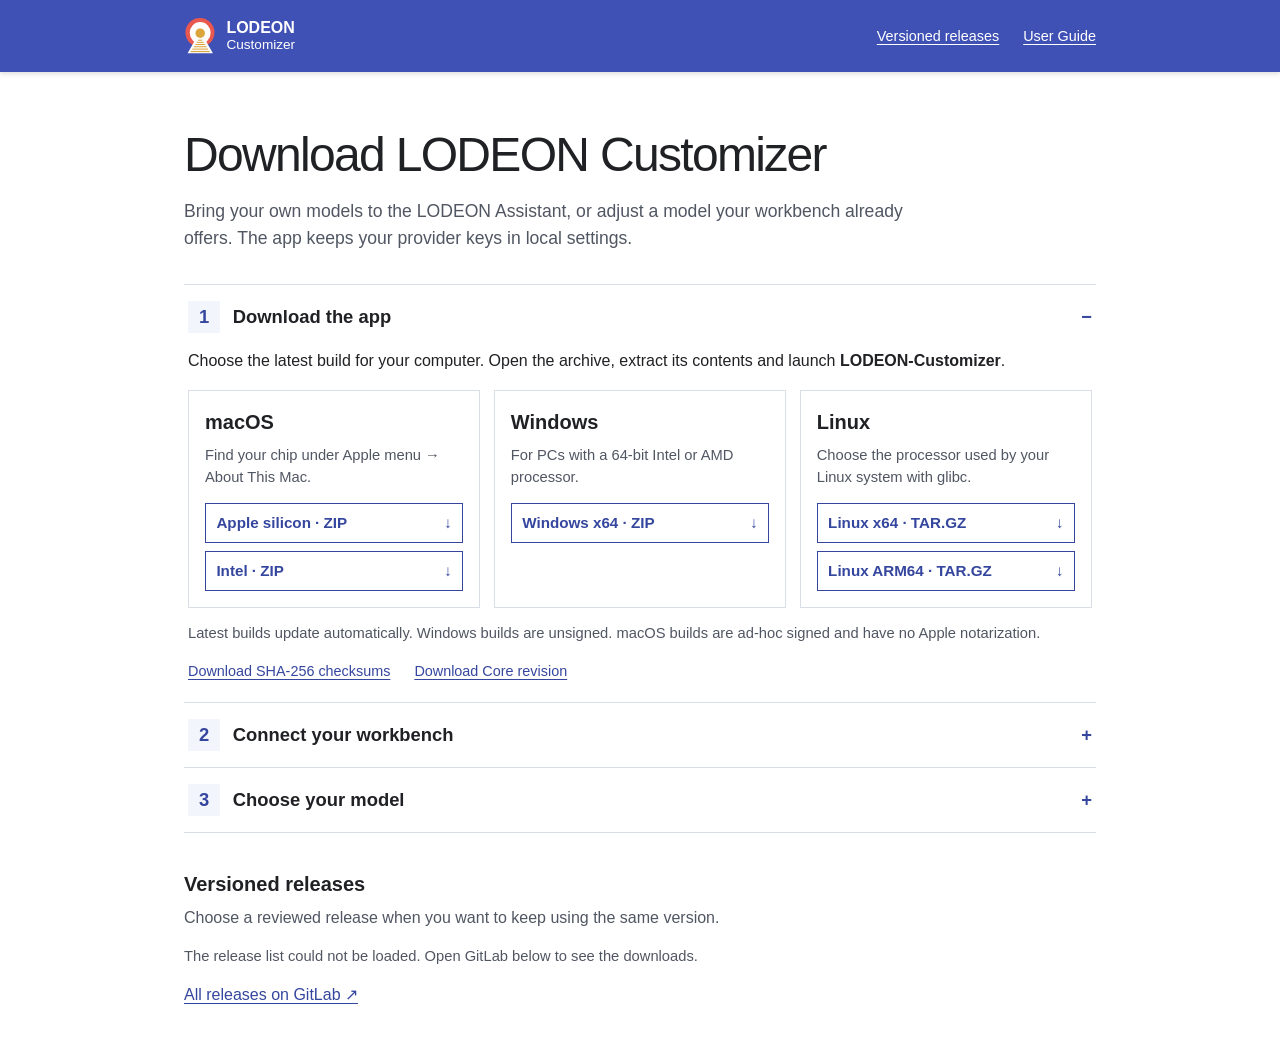
<file: pages/index.html>
<!doctype html>
<html lang="en">
<head>
  <meta charset="utf-8">
  <meta name="viewport" content="width=device-width, initial-scale=1">
  <meta name="description" content="Download LODEON Customizer for macOS, Windows or Linux and connect your models to the LODEON Assistant.">
  <title>Download LODEON Customizer</title>
  <link rel="icon" href="lodeon.svg" type="image/svg+xml">
  <link rel="stylesheet" href="styles.css">
  <script defer src="releases.js"></script>
</head>
<body>
  <a class="skip" href="#main">Skip to downloads</a>
  <header><div class="wrap bar">
    <a class="brand" href="./"><img src="lodeon.svg" alt="" width="32" height="40"><span>LODEON<small>Customizer</small></span></a>
    <nav aria-label="Resources"><a href="#versions">Versioned releases</a><a href="https://adwmainz.pages.gitlab.rlp.net/digicademy/lodeon/lodeon-documentation/user-guide/customizer/">User Guide</a></nav>
  </div></header>
  <main class="wrap" id="main">
    <h1>Download LODEON Customizer</h1>
    <p class="intro">Bring your own models to the LODEON Assistant, or adjust a model your workbench already offers. The app keeps your provider keys in local settings.</p>
    <div class="steps">
      <details open id="download"><summary><span class="number">1</span> Download the app</summary>
        <div class="step">
          <p>Choose the latest build for your computer. Open the archive, extract its contents and launch <strong>LODEON-Customizer</strong>.</p>
          <div class="platforms">
            <section><h2>macOS</h2><p>Find your chip under Apple menu → About This Mac.</p>
              <a class="download" href="https://gitlab.rlp.net/api/v4/projects/adwmainz%2Fdigicademy%2Flodeon%2Flodeon-customizer/jobs/artifacts/main/raw/dist/LODEON-Customizer-latest-macos-arm64.zip?job=native-app%3A%20%5Bmacos-arm64%5D">Apple silicon · ZIP <span aria-hidden="true">↓</span></a>
              <a class="download" href="https://gitlab.rlp.net/api/v4/projects/adwmainz%2Fdigicademy%2Flodeon%2Flodeon-customizer/jobs/artifacts/main/raw/dist/LODEON-Customizer-latest-macos-x86_64.zip?job=native-app%3A%20%5Bmacos-x86_64%5D">Intel · ZIP <span aria-hidden="true">↓</span></a>
            </section>
            <section><h2>Windows</h2><p>For PCs with a 64-bit Intel or AMD processor.</p>
              <a class="download" href="https://gitlab.rlp.net/api/v4/projects/adwmainz%2Fdigicademy%2Flodeon%2Flodeon-customizer/jobs/artifacts/main/raw/dist/LODEON-Customizer-latest-windows-x86_64.zip?job=native-app%3A%20%5Bwindows-x86_64%5D">Windows x64 · ZIP <span aria-hidden="true">↓</span></a>
            </section>
            <section><h2>Linux</h2><p>Choose the processor used by your Linux system with glibc.</p>
              <a class="download" href="https://gitlab.rlp.net/api/v4/projects/adwmainz%2Fdigicademy%2Flodeon%2Flodeon-customizer/jobs/artifacts/main/raw/dist/LODEON-Customizer-latest-linux-x86_64.tar.gz?job=native-app%3A%20%5Blinux-x86_64%5D">Linux x64 · TAR.GZ <span aria-hidden="true">↓</span></a>
              <a class="download" href="https://gitlab.rlp.net/api/v4/projects/adwmainz%2Fdigicademy%2Flodeon%2Flodeon-customizer/jobs/artifacts/main/raw/dist/LODEON-Customizer-latest-linux-arm64.tar.gz?job=native-app%3A%20%5Blinux-arm64%5D">Linux ARM64 · TAR.GZ <span aria-hidden="true">↓</span></a>
            </section>
          </div>
          <p class="fine">Latest builds update automatically. Windows builds are unsigned. macOS builds are ad-hoc signed and have no Apple notarization.</p>
          <div class="checks"><a href="https://gitlab.rlp.net/api/v4/projects/adwmainz%2Fdigicademy%2Flodeon%2Flodeon-customizer/jobs/artifacts/main/raw/dist/SHA256SUMS?job=accepted-archives">Download SHA-256 checksums</a><a href="https://gitlab.rlp.net/api/v4/projects/adwmainz%2Fdigicademy%2Flodeon%2Flodeon-customizer/jobs/artifacts/main/raw/dist/CORE-REVISION?job=accepted-archives">Download Core revision</a></div>
        </div>
      </details>
      <details><summary><span class="number">2</span> Connect your workbench</summary>
        <div class="step"><p>The app opens a settings page in your browser. Paste your LODEON workbench address into <strong>Instance connection</strong> and choose <strong>Save</strong>.</p>
          <p>In your original LODEON tab, choose <strong>Settings → Customize Workbench → Connect</strong>. Keep the app running.</p></div>
      </details>
      <details><summary><span class="number">3</span> Choose your model</summary>
        <div class="step"><p>In the Customizer, use <strong>Personal models → Add model</strong> to add your own. After saving, reconnect the LODEON tab and select the model in the Assistant.</p>
          <p>Already using a workbench model? Choose <strong>Instance models → Edit settings</strong> to adjust it. <strong>Reset settings</strong> restores its original values.</p>
          <a href="https://adwmainz.pages.gitlab.rlp.net/digicademy/lodeon/lodeon-documentation/user-guide/customizer/">Open the Customizer User Guide →</a></div>
      </details>
    </div>
    <section id="versions" class="versions"><h2>Versioned releases</h2>
      <p>Choose a reviewed release when you want to keep using the same version.</p>
      <div id="release-list" aria-live="polite"></div>
      <a href="https://gitlab.rlp.net/adwmainz/digicademy/lodeon/lodeon-customizer/-/releases">All releases on GitLab ↗</a>
    </section>
  </main>
</body>
</html>
</file>
<file: pages/styles.css>
:root {
  color-scheme: light dark;
  --paper: #fff;
  --ink: #202124;
  --muted: #505662;
  --line: #d9dde6;
  --link: #35469e;
  --tint: #f3f5fc;
  --bar: #4051b5;
  font: 100%/1.55 Roboto, "Helvetica Neue", Arial, sans-serif;
  color: var(--ink);
  background: var(--paper);
}
@media (prefers-color-scheme: dark) {
  :root { --paper: #20222b; --ink: #f1f2f5; --muted: #c3c6d1; --line: #4b5060; --link: #bac5ff; --tint: #282c38; --bar: #333f83; }
}
* { box-sizing: border-box; }
body { margin: 0; }
.wrap { max-width: 62rem; margin: 0 auto; padding-inline: clamp(1rem, 4vw, 2.5rem); }
a { color: var(--link); text-underline-offset: .2em; }
a:hover { text-decoration-thickness: .12em; }
:focus-visible { outline: 3px solid currentColor; outline-offset: 3px; }
.skip { position: absolute; top: -10rem; z-index: 1; background: var(--paper); padding: .5rem; }
.skip:focus { top: .5rem; }
header { color: white; background: var(--bar); box-shadow: 0 2px 5px #0002; }
.bar, nav, .brand, .checks { display: flex; align-items: center; flex-wrap: wrap; gap: .6rem 1.5rem; }
.bar { justify-content: space-between; padding-block: 1rem; }
header a { color: inherit; }
.brand { gap: .65rem; font-weight: 700; text-decoration: none; line-height: 1.15; }
.brand small { display: block; font-size: .85rem; font-weight: 400; }
nav { font-size: .9rem; }
main { padding-block: clamp(1.75rem, 5vw, 3.5rem); }
h1 { margin: 0; font-size: clamp(2rem, 5vw, 3rem); font-weight: 400; letter-spacing: -.035em; line-height: 1.12; }
h2 { font-size: 1.25rem; margin: 0; }
.intro { max-width: 45rem; color: var(--muted); font-size: 1.1rem; margin: 1rem 0 2rem; }
.steps > details { border-block-start: 1px solid var(--line); }
.steps > details:last-child { border-block-end: 1px solid var(--line); }
summary { cursor: pointer; font-weight: 600; }
.steps > details > summary { display: flex; gap: .8rem; align-items: center; padding: 1rem .25rem; font-size: 1.15rem; list-style: none; }
.steps > details > summary::-webkit-details-marker { display: none; }
.steps > details > summary::after { content: '+'; margin-inline-start: auto; color: var(--link); }
.steps > details[open] > summary::after { content: '−'; }
.number { width: 2rem; height: 2rem; display: grid; place-items: center; background: var(--tint); color: var(--link); font-variant-numeric: tabular-nums; }
.step { padding: 0 .25rem 1.25rem; }
.step > :first-child { margin-top: 0; }
.platforms { display: grid; grid-template-columns: repeat(auto-fit, minmax(min(14rem, 100%), 1fr)); gap: .85rem; }
.platforms section { border: 1px solid var(--line); padding: 1rem; }
.platforms p, .fine { font-size: .92rem; color: var(--muted); }
.platforms p { margin: .35rem 0 .85rem; }
.download { display: block; padding: .45rem .65rem; border: 1px solid var(--link); margin-top: .5rem; font-size: .95rem; font-weight: 600; text-decoration: none; }
.download:hover { background: var(--tint); }
.download span { float: right; }
.checks { font-size: .9rem; }
.versions { margin-top: 2.25rem; }
.versions > p { margin-block: .35rem .8rem; color: var(--muted); }
#release-list details { margin: .8rem 0; padding: .75rem; border: 1px solid var(--line); }
#release-list ul { margin-bottom: .3rem; }
</file>
